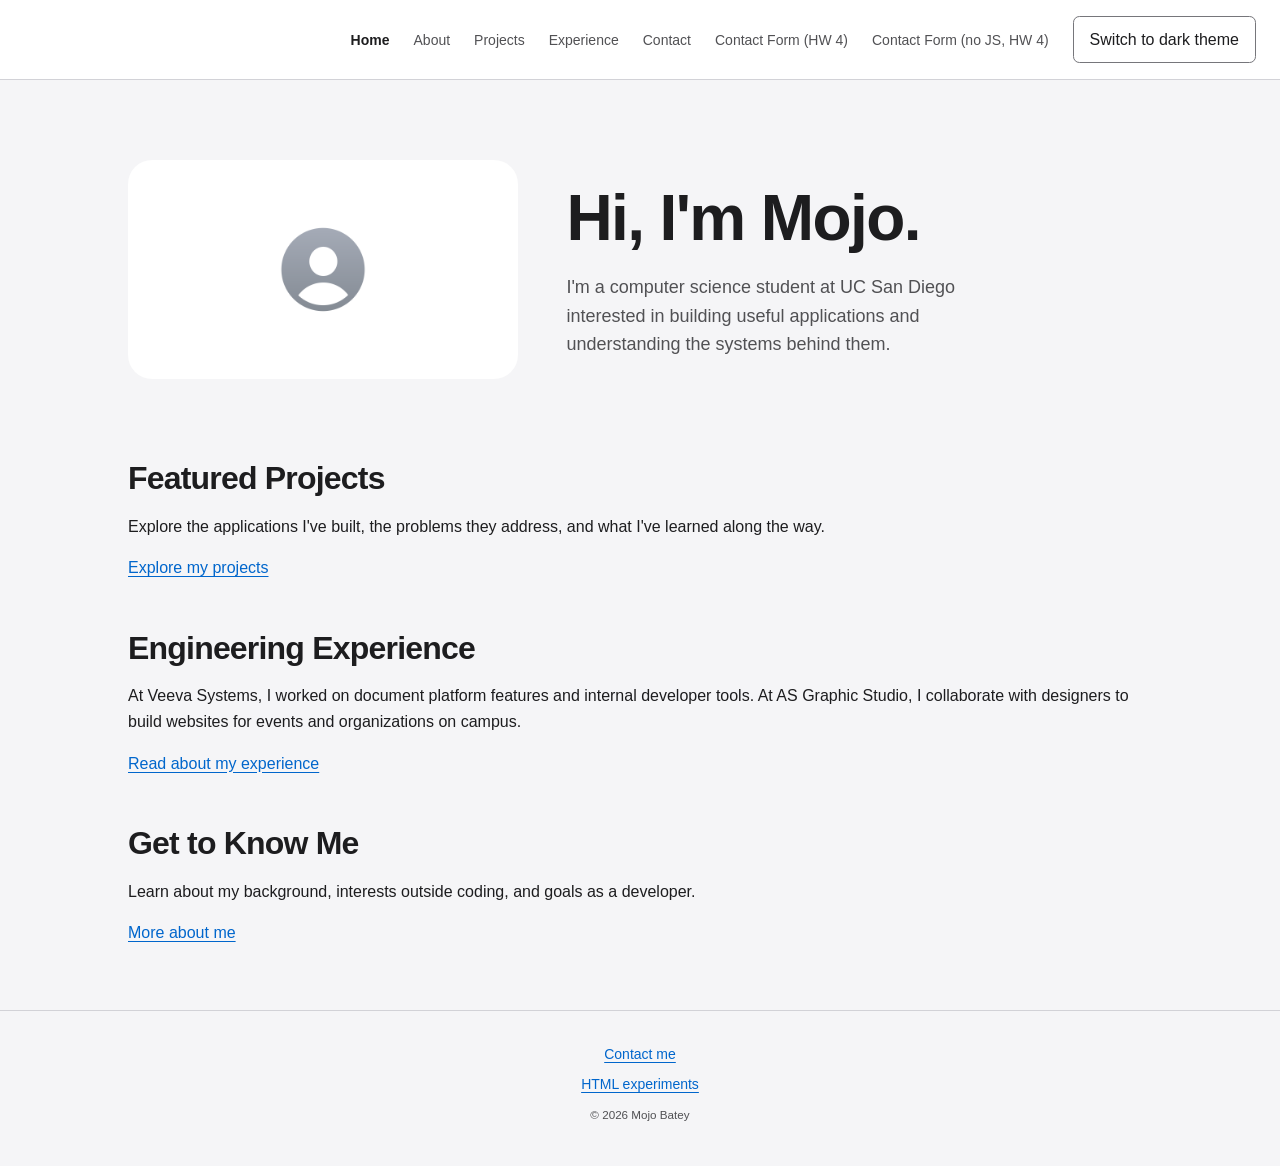
<file: index.html>
<!DOCTYPE html>
<html lang="en">
<head>
  <meta charset="UTF-8">
  <meta name="viewport" content="width=device-width, initial-scale=1.0">
  <meta name="description"
        content="Mojo Batey's software engineering portfolio, featuring experience, projects, and interests.">
  <title>Home | Mojo Batey</title>
  <link rel="stylesheet" href="styles.css">
  <link rel="icon" href="assets/favicon.png" type="image/png">
  <script src="theme.js" defer></script>
</head>
<body>
  <header>

    <nav aria-label="Main navigation">
      <ul>
        <li><a href="index.html" aria-current="page">Home</a></li>
        <li><a href="about.html">About</a></li>
        <li><a href="projects.html">Projects</a></li>
        <li><a href="experience.html">Experience</a></li>
        <li><a href="contact.html">Contact</a></li>
        <li><a href="form-with-js.html">Contact Form (HW 4)</a></li>
        <li><a href="form-no-js.html">Contact Form (no JS, HW 4)</a></li>
        <li id="theme-control" hidden>
          <button type="button" id="theme-toggle">Switch to dark theme</button>
        </li>
      </ul>
    </nav>
  </header>

  <main>
    <section class="home-intro" aria-labelledby="intro-title">
      <img
        class="profile-photo"
        src="assets/profile.png"
        width="320" height="180"
        alt="Mojo Batey"
      >
  
      <h1 id="intro-title">Hi, I'm Mojo.</h1>
  
      <p>
        I'm a computer science student at UC San Diego interested in
        building useful applications and understanding the systems
        behind them.
      </p>
    </section>

    <section>
      <h2>Featured Projects</h2>
      <p>
        Explore the applications I've built, the problems they address,
        and what I've learned along the way.
      </p>
      <p><a href="projects.html">Explore my projects</a></p>
    </section>

    <section>
      <h2>Engineering Experience</h2>
      <p>
        At Veeva Systems, I worked on document platform features and
        internal developer tools. At AS Graphic Studio, I collaborate
        with designers to build websites for events and organizations on 
        campus.
      </p>
      <p><a href="experience.html">Read about my experience</a></p>
    </section>

    <section>
      <h2>Get to Know Me</h2>
      <p>
        Learn about my background, interests outside coding,
        and goals as a developer.
      </p>
      <p><a href="about.html">More about me</a></p>
    </section>
  </main>

  <footer>
    <p><a href="contact.html">Contact me</a></p>
    <p><a href="experiments.html">HTML experiments</a></p>
    <p><small>&copy; 2026 Mojo Batey</small></p>
  </footer>
</body>
</html>
</file>
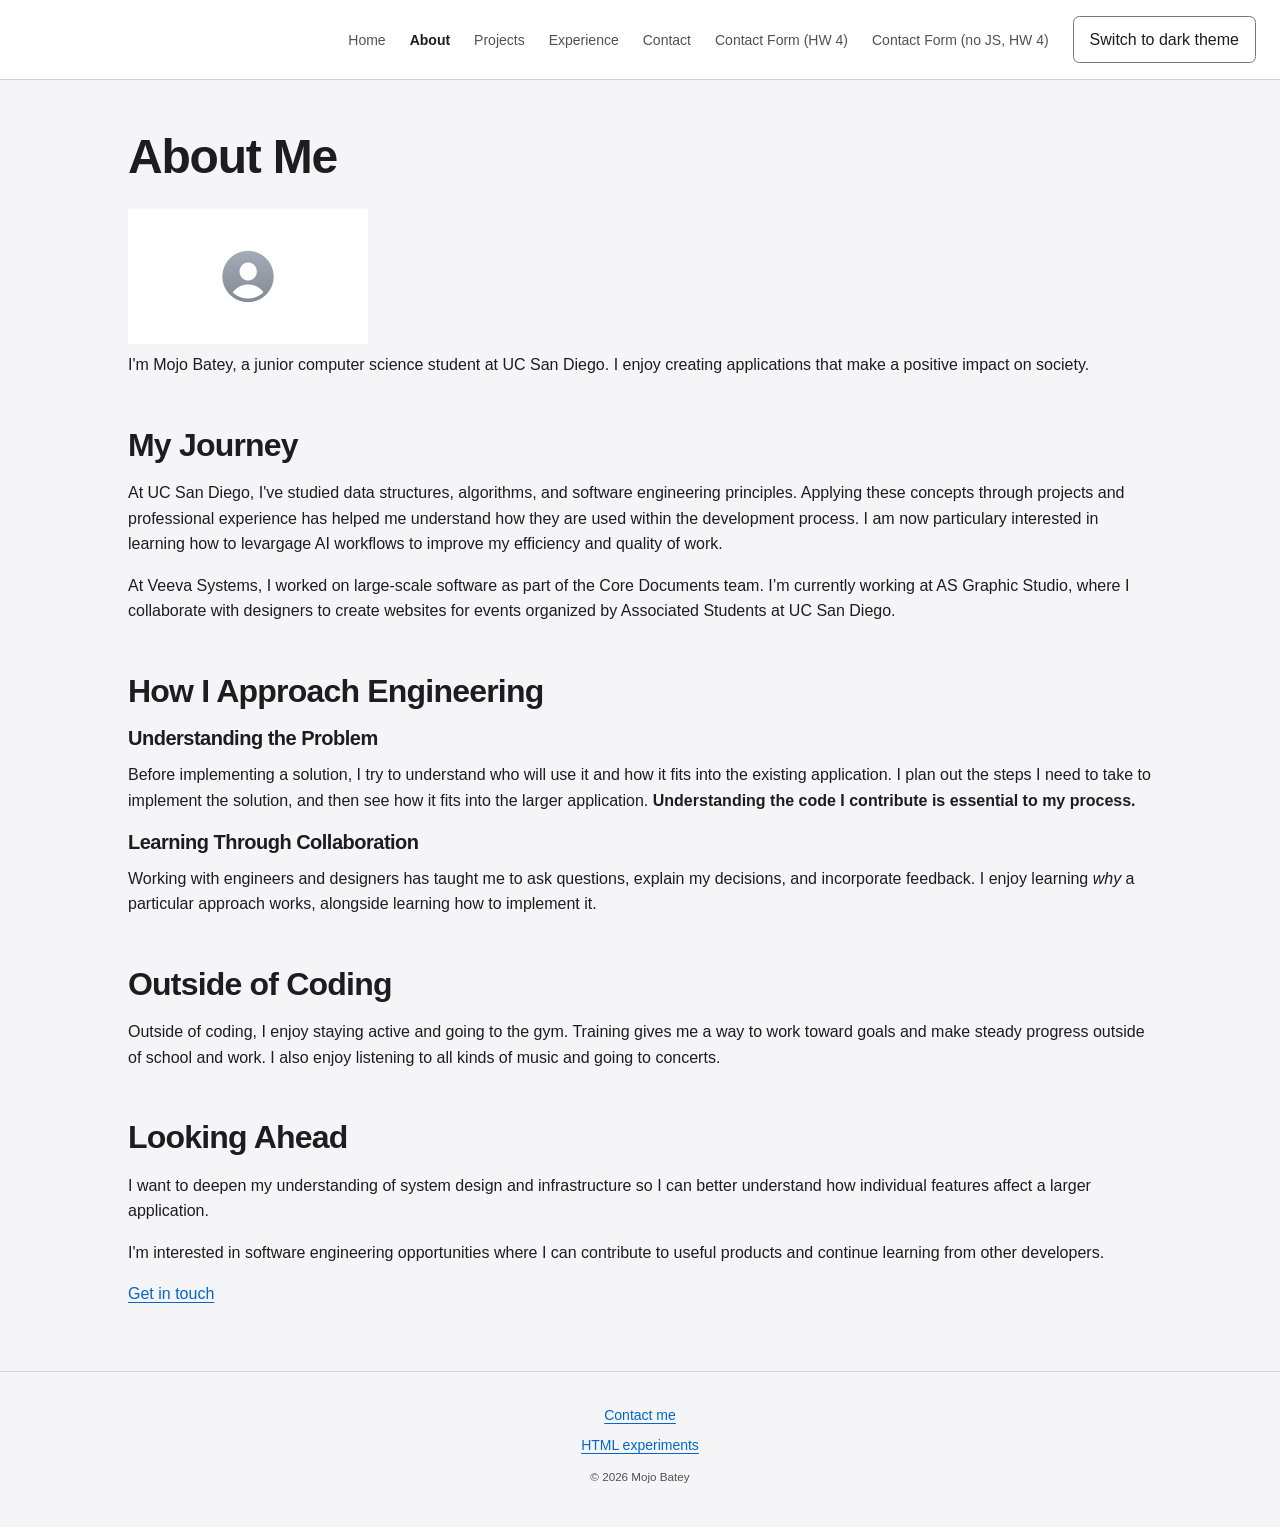
<file: about.html>
<!DOCTYPE html>
<html lang="en">
<head>
  <meta charset="UTF-8">
  <meta name="viewport" content="width=device-width, initial-scale=1.0">
  <meta name="description"
        content="Learn about Mojo Batey's background, engineering interests, and goals.">
  <title>About | Mojo Batey</title>
  <link rel="stylesheet" href="styles.css">
  <link rel="icon" href="assets/favicon.png" type="image/png">
  <script src="theme.js" defer></script>
</head>
<body>
  <header>
    <nav aria-label="Main navigation">
      <ul>
        <li><a href="index.html">Home</a></li>
        <li><a href="about.html" aria-current="page">About</a></li>
        <li><a href="projects.html">Projects</a></li>
        <li><a href="experience.html">Experience</a></li>
        <li><a href="contact.html">Contact</a></li>
        <li><a href="form-with-js.html">Contact Form (HW 4)</a></li>
        <li><a href="form-no-js.html">Contact Form (no JS, HW 4)</a></li>
        <li id="theme-control" hidden>
          <button type="button" id="theme-toggle">Switch to dark theme</button>
        </li>
      </ul>
    </nav>
  </header>

  <main>
    <h1>About Me</h1>

    <picture>
        <img src="assets/profile.png"
                alt="Mojo Batey"
                width="240">
    </picture>

    <p>
      I'm Mojo Batey, a junior computer science student at UC San 
      Diego. I enjoy creating applications that make a positive impact 
      on society.
    </p>

    <section>
      <h2>My Journey</h2>
      <p>
        At UC San Diego, I've studied data structures, algorithms,
        and software engineering principles. Applying these concepts
        through projects and professional experience has helped me
        understand how they are used within the development process.
        I am now particulary interested in learning how to levargage
        AI workflows to improve my efficiency and quality of work.
      </p>
      <p>
        At Veeva Systems, I worked on large-scale software as part of 
        the Core Documents team. I’m currently working at AS Graphic 
        Studio, where I collaborate with designers to create websites 
        for events organized by Associated Students at UC San Diego.
      </p>
    </section>

    <section>
      <h2>How I Approach Engineering</h2>

      <h3>Understanding the Problem</h3>
      <p>
        Before implementing a solution, I try to understand who
        will use it and how it fits into the existing application.
        I plan out the steps I need to take to implement the solution,
        and then see how it fits into the larger application.
        <strong>
          Understanding the code I contribute is essential to my process.
        </strong>
      </p>

      <h3>Learning Through Collaboration</h3>
      <p>
        Working with engineers and designers has taught me to ask
        questions, explain my decisions, and incorporate feedback.
        I enjoy learning <em>why</em> a particular approach works,
        alongside learning how to implement it.
      </p>
    </section>

    <section>
      <h2>Outside of Coding</h2>
      <p>
        Outside of coding, I enjoy staying active and going to the gym.
        Training gives me a way to work toward goals and make
        steady progress outside of school and work. I also enjoy
        listening to all kinds of music and going to concerts.
      </p>
    </section>

    <section>
      <h2>Looking Ahead</h2>
      <p>
        I want to deepen my understanding of system design and
        infrastructure so I can better understand how individual
        features affect a larger application.
      </p>
      <p>
        I'm interested in software engineering opportunities where
        I can contribute to useful products and continue learning
        from other developers.
      </p>
      <p><a href="contact.html">Get in touch</a></p>
    </section>
  </main>

  <footer>
    <p><a href="contact.html">Contact me</a></p>
    <p><a href="experiments.html">HTML experiments</a></p>
    <p><small>&copy; 2026 Mojo Batey</small></p>
  </footer>
</body>
</html>
</file>
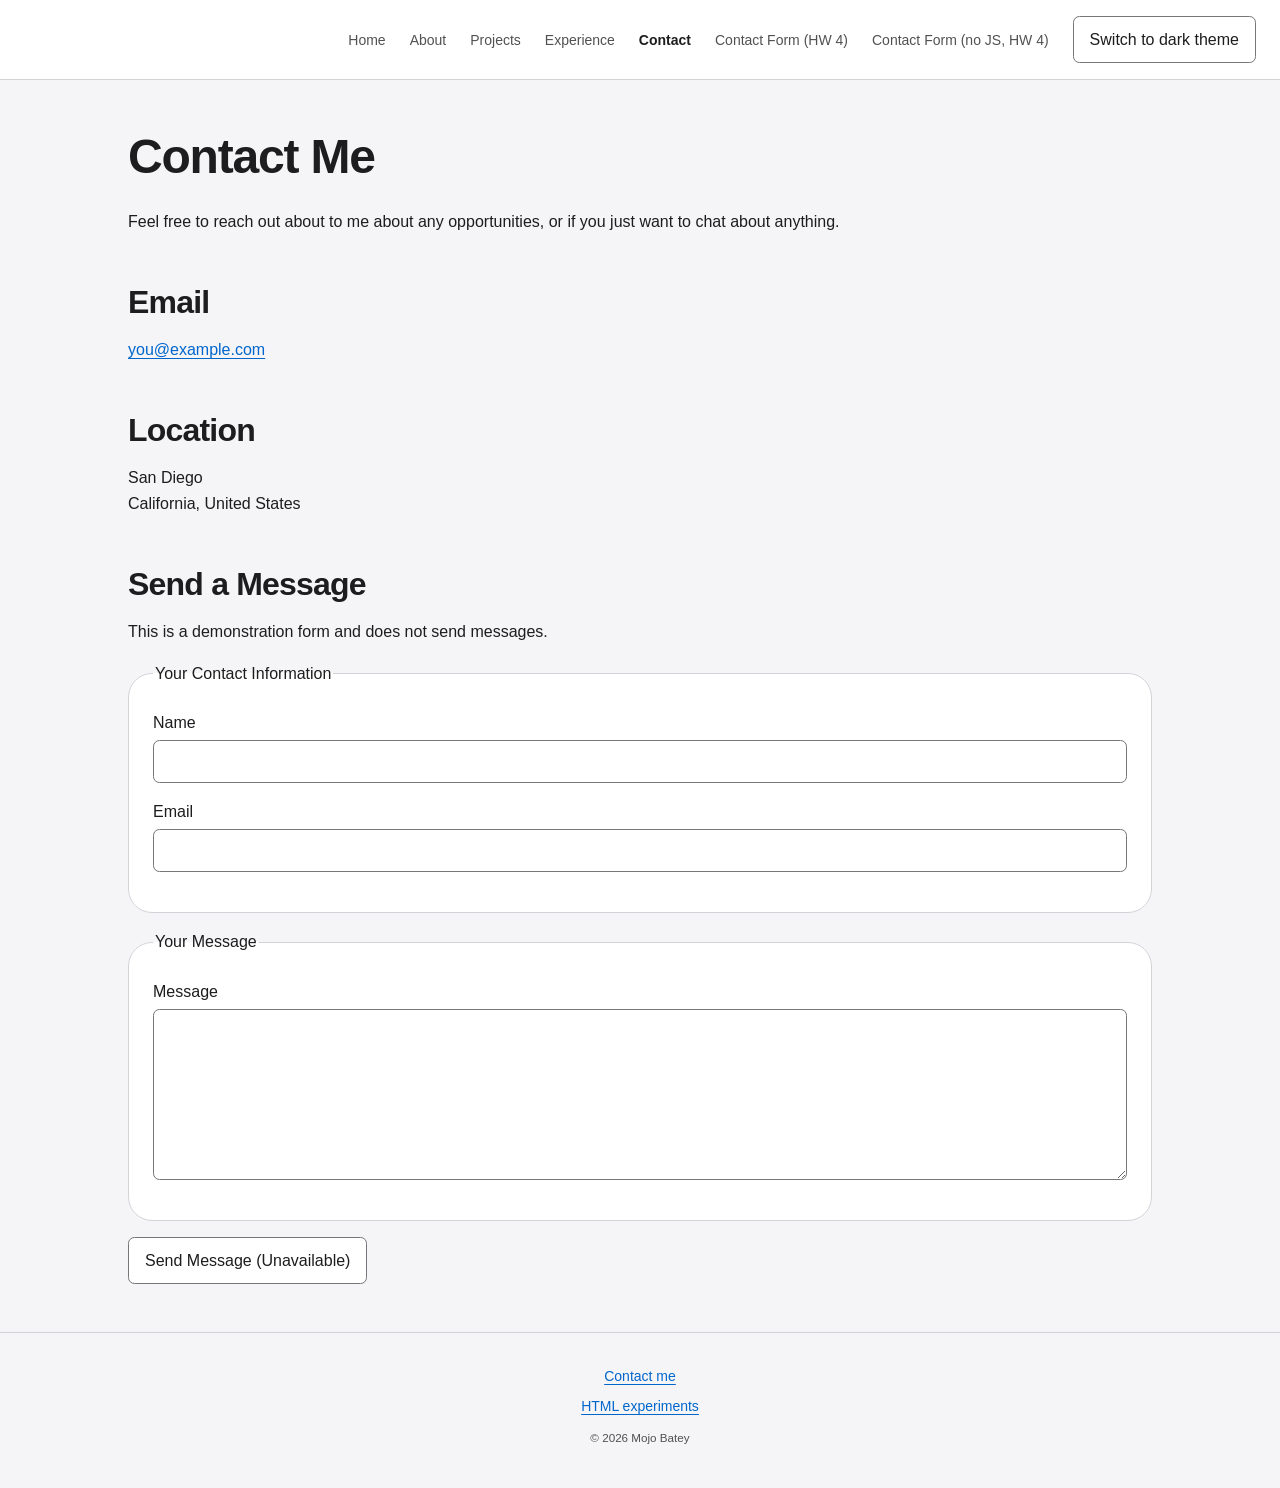
<file: contact.html>
<!DOCTYPE html>
<html lang="en">
<head>
  <meta charset="UTF-8">
  <meta name="viewport" content="width=device-width, initial-scale=1.0">
  <meta name="description"
        content="Contact Mojo Batey about software engineering opportunities and project collaborations.">
  <title>Contact | Mojo Batey</title>
  <link rel="stylesheet" href="styles.css">
  <link rel="icon" href="assets/favicon.png" type="image/png">
  <script src="theme.js" defer></script>
</head>
<body>
  <header>
    <nav aria-label="Main navigation">
      <ul>
        <li><a href="index.html">Home</a></li>
        <li><a href="about.html">About</a></li>
        <li><a href="projects.html">Projects</a></li>
        <li><a href="experience.html">Experience</a></li>
        <li><a href="contact.html" aria-current="page">Contact</a></li>
        <li><a href="form-with-js.html">Contact Form (HW 4)</a></li>
        <li><a href="form-no-js.html">Contact Form (no JS, HW 4)</a></li>
        <li id="theme-control" hidden>
          <button type="button" id="theme-toggle">Switch to dark theme</button>
        </li>
      </ul>
    </nav>
  </header>

  <main>
    <h1>Contact Me</h1>

    <p>
      Feel free to reach out about to me about any opportunities,
      or if you just want to chat about anything.
    </p>

    <section>
      <h2>Email</h2>
      <p>
        <a href="mailto:you@example.com">you@example.com</a>
      </p>
    </section>
    
    <section>
      <h2>Location</h2>
      <p>
        <span class="location">
          San Diego<br>
          California, United States
        </span>
      </p>
    </section>

    <section>
      <h2>Send a Message</h2>
      <p id="form-note">
        This is a demonstration form and does not send messages.
      </p>

      <form aria-describedby="form-note">
        <fieldset>
          <legend>Your Contact Information</legend>

          <div>
            <label for="name">Name</label>
            <input type="text" id="name" name="name"
                   autocomplete="name">
          </div>

          <div>
            <label for="email">Email</label>
            <input type="email" id="email" name="email"
                   autocomplete="email">
          </div>
        </fieldset>

        <fieldset>
          <legend>Your Message</legend>

          <label for="message">Message</label>
          <textarea id="message" name="message"
                    rows="6" cols="40"></textarea>
        </fieldset>

        <button type="button" disabled>Send Message (Unavailable)</button>
      </form>
    </section>
  </main>

  <footer>
    <p><a href="contact.html" aria-current="page">Contact me</a></p>
    <p><a href="experiments.html">HTML experiments</a></p>
    <p><small>&copy; 2026 Mojo Batey</small></p>
  </footer>
</body>
</html>
</file>
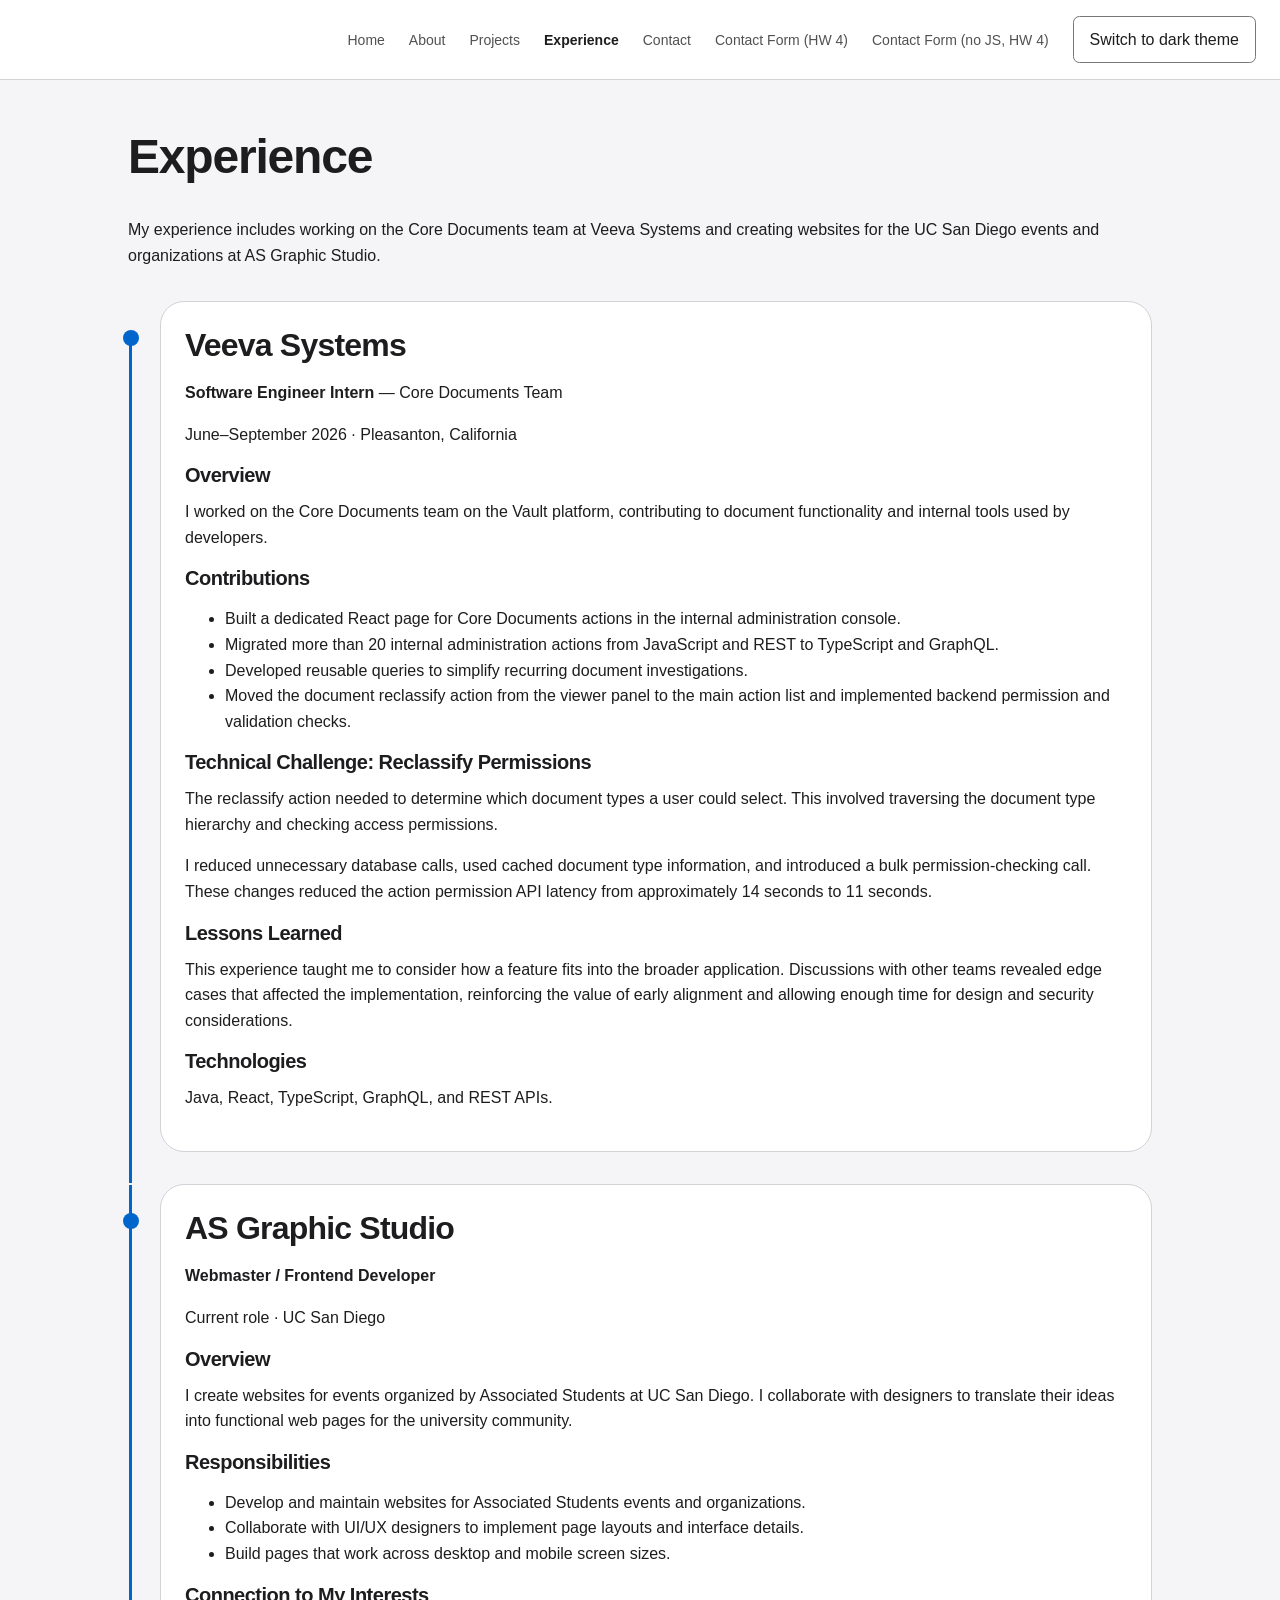
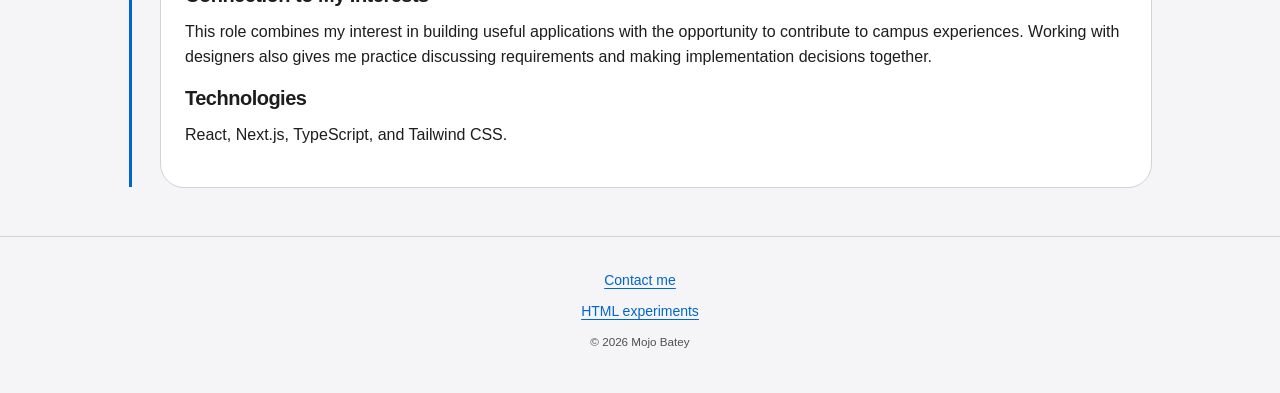
<file: experience.html>
<!DOCTYPE html>
<html lang="en">
<head>
  <meta charset="UTF-8">
  <meta name="viewport" content="width=device-width, initial-scale=1.0">
  <meta name="description"
        content="Mojo Batey's software engineering experience at Veeva Systems and AS Graphic Studio.">
  <title>Experience | Mojo Batey</title>
  <link rel="stylesheet" href="styles.css">
  <link rel="icon" href="assets/favicon.png" type="image/png">
  <script src="theme.js" defer></script>
</head>
<body>
  <header>
    <nav aria-label="Main navigation">
      <ul>
        <li><a href="index.html">Home</a></li>
        <li><a href="about.html">About</a></li>
        <li><a href="projects.html">Projects</a></li>
        <li><a href="experience.html" aria-current="page">Experience</a></li>
        <li><a href="contact.html">Contact</a></li>
        <li><a href="form-with-js.html">Contact Form (HW 4)</a></li>
        <li><a href="form-no-js.html">Contact Form (no JS, HW 4)</a></li>
        <li id="theme-control" hidden>
          <button type="button" id="theme-toggle">Switch to dark theme</button>
        </li>
      </ul>
    </nav>
  </header>

  <main class="experience-page">
    <h1>Experience</h1>

    <p>
      My experience includes working on the Core Documents team
      at Veeva Systems and creating websites for the UC San Diego
      events and organizations at AS Graphic Studio.
    </p>

    <section class="experience-bubble">
      <h2>Veeva Systems</h2>
      <p>
        <strong>Software Engineer Intern</strong>
        — Core Documents Team
      </p>
      <p>June–September 2026 · Pleasanton, California</p>

      <h3>Overview</h3>
      <p>
        I worked on the Core Documents team on the Vault
        platform, contributing to document functionality and
        internal tools used by developers.
      </p>

      <h3>Contributions</h3>
      <ul>
        <li>
          Built a dedicated React page for Core Documents
          actions in the internal administration console.
        </li>
        <li>
          Migrated more than 20 internal administration actions
          from JavaScript and REST to TypeScript and GraphQL.
        </li>
        <li>
          Developed reusable queries to simplify recurring
          document investigations.
        </li>
        <li>
          Moved the document reclassify action from the viewer
          panel to the main action list and implemented backend
          permission and validation checks.
        </li>
      </ul>

      <h3>Technical Challenge: Reclassify Permissions</h3>
      <p>
        The reclassify action needed to determine which document
        types a user could select. This involved traversing the
        document type hierarchy and checking access permissions.
      </p>
      <p>
        I reduced unnecessary database calls, used cached document
        type information, and introduced a bulk permission-checking
        call. These changes reduced the action permission API
        latency from approximately 14 seconds to 11 seconds.
      </p>

      <h3>Lessons Learned</h3>
      <p>
        This experience taught me to consider how a feature fits
        into the broader application. Discussions with other teams
        revealed edge cases that affected the implementation,
        reinforcing the value of early alignment and allowing
        enough time for design and security considerations.
      </p>

      <h3>Technologies</h3>
      <p>Java, React, TypeScript, GraphQL, and REST APIs.</p>
    </section>

    <section class="experience-bubble">
      <h2>AS Graphic Studio</h2>
      <p><strong>Webmaster / Frontend Developer</strong></p>
      <p>Current role · UC San Diego</p>

      <h3>Overview</h3>
      <p>
        I create websites for events organized by Associated
        Students at UC San Diego. I collaborate with designers
        to translate their ideas into functional web pages
        for the university community.
      </p>

      <h3>Responsibilities</h3>
      <ul>
        <li>
          Develop and maintain websites for Associated Students
          events and organizations.
        </li>
        <li>
          Collaborate with UI/UX designers to implement
          page layouts and interface details.
        </li>
        <li>
          Build pages that work across desktop and mobile
          screen sizes.
        </li>
      </ul>

      <h3>Connection to My Interests</h3>
      <p>
        This role combines my interest in building useful
        applications with the opportunity to contribute to
        campus experiences. Working with designers also gives
        me practice discussing requirements and making
        implementation decisions together.
      </p>

      <h3>Technologies</h3>
      <p>React, Next.js, TypeScript, and Tailwind CSS.</p>
    </section>
  </main>

  <footer>
    <p><a href="contact.html">Contact me</a></p>
    <p><a href="experiments.html">HTML experiments</a></p>
    <p><small>&copy; 2026 Mojo Batey</small></p>
  </footer>
</body>
</html>
</file>
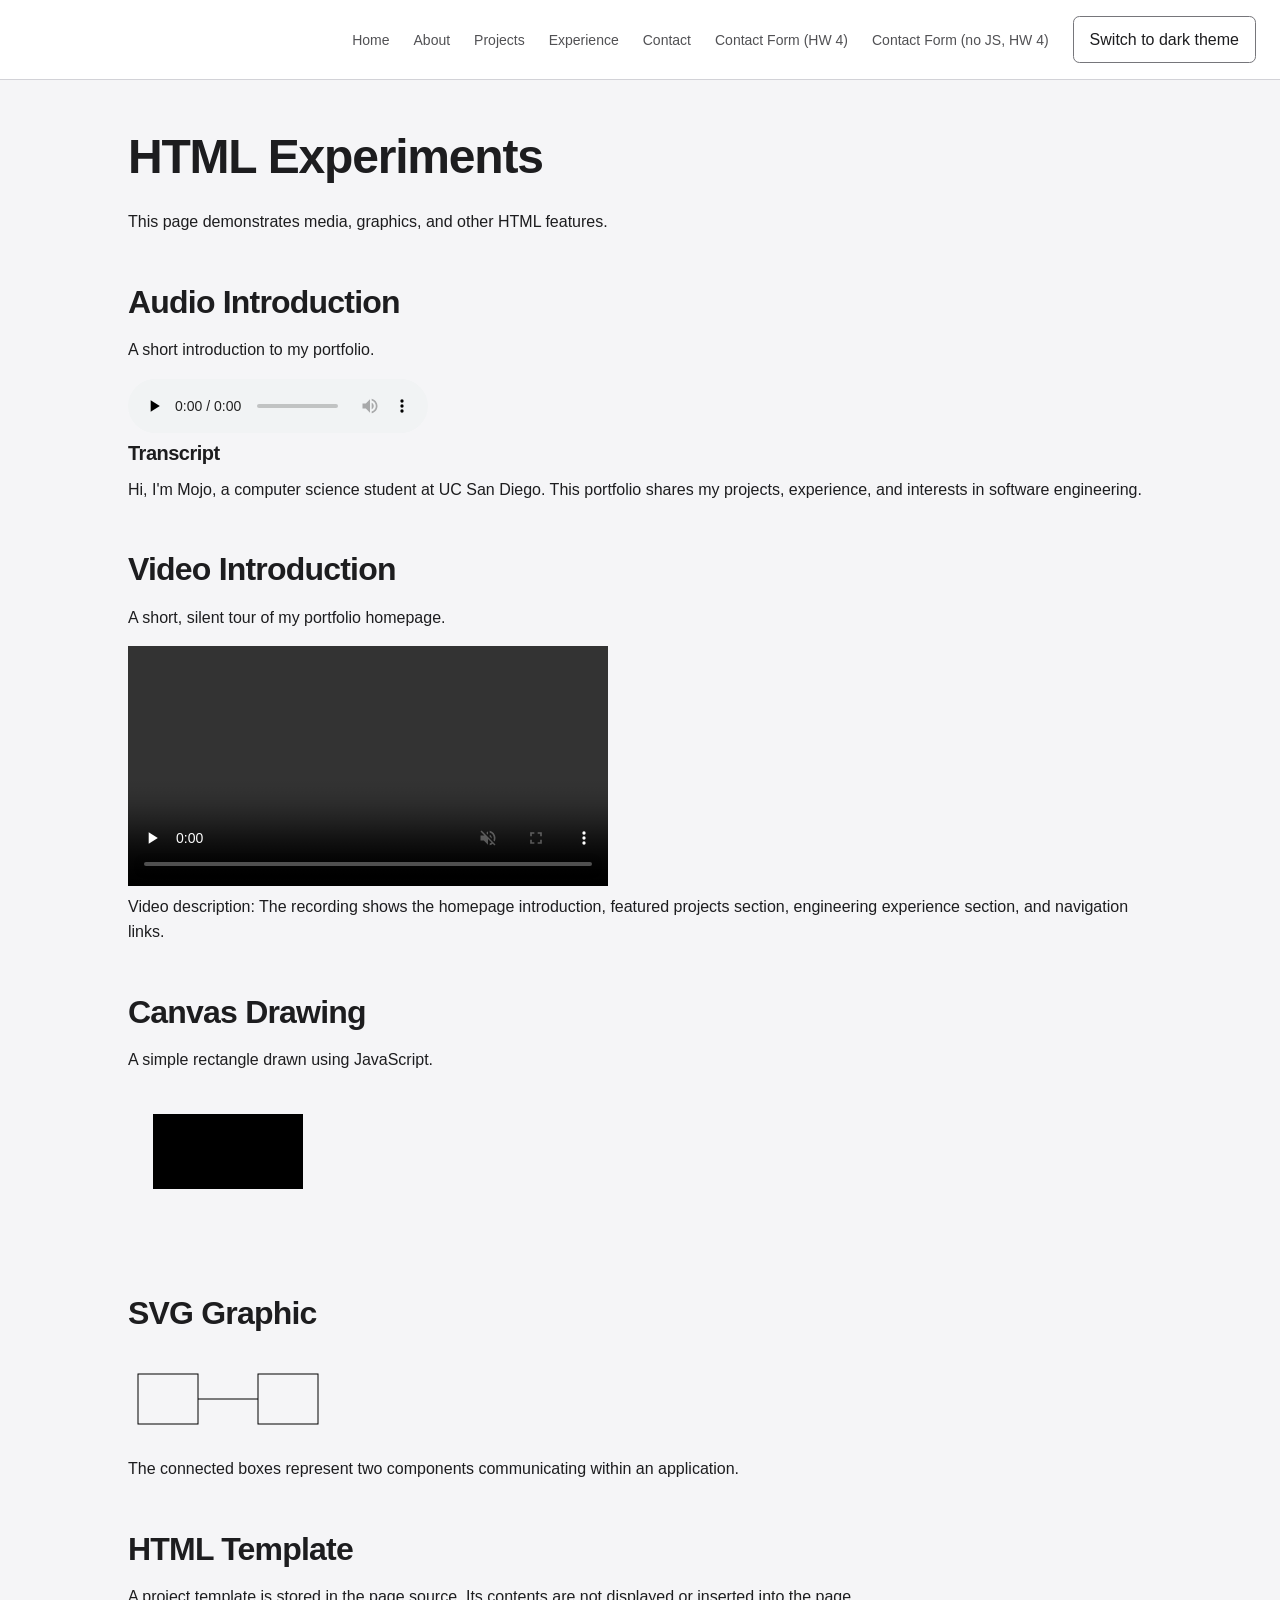
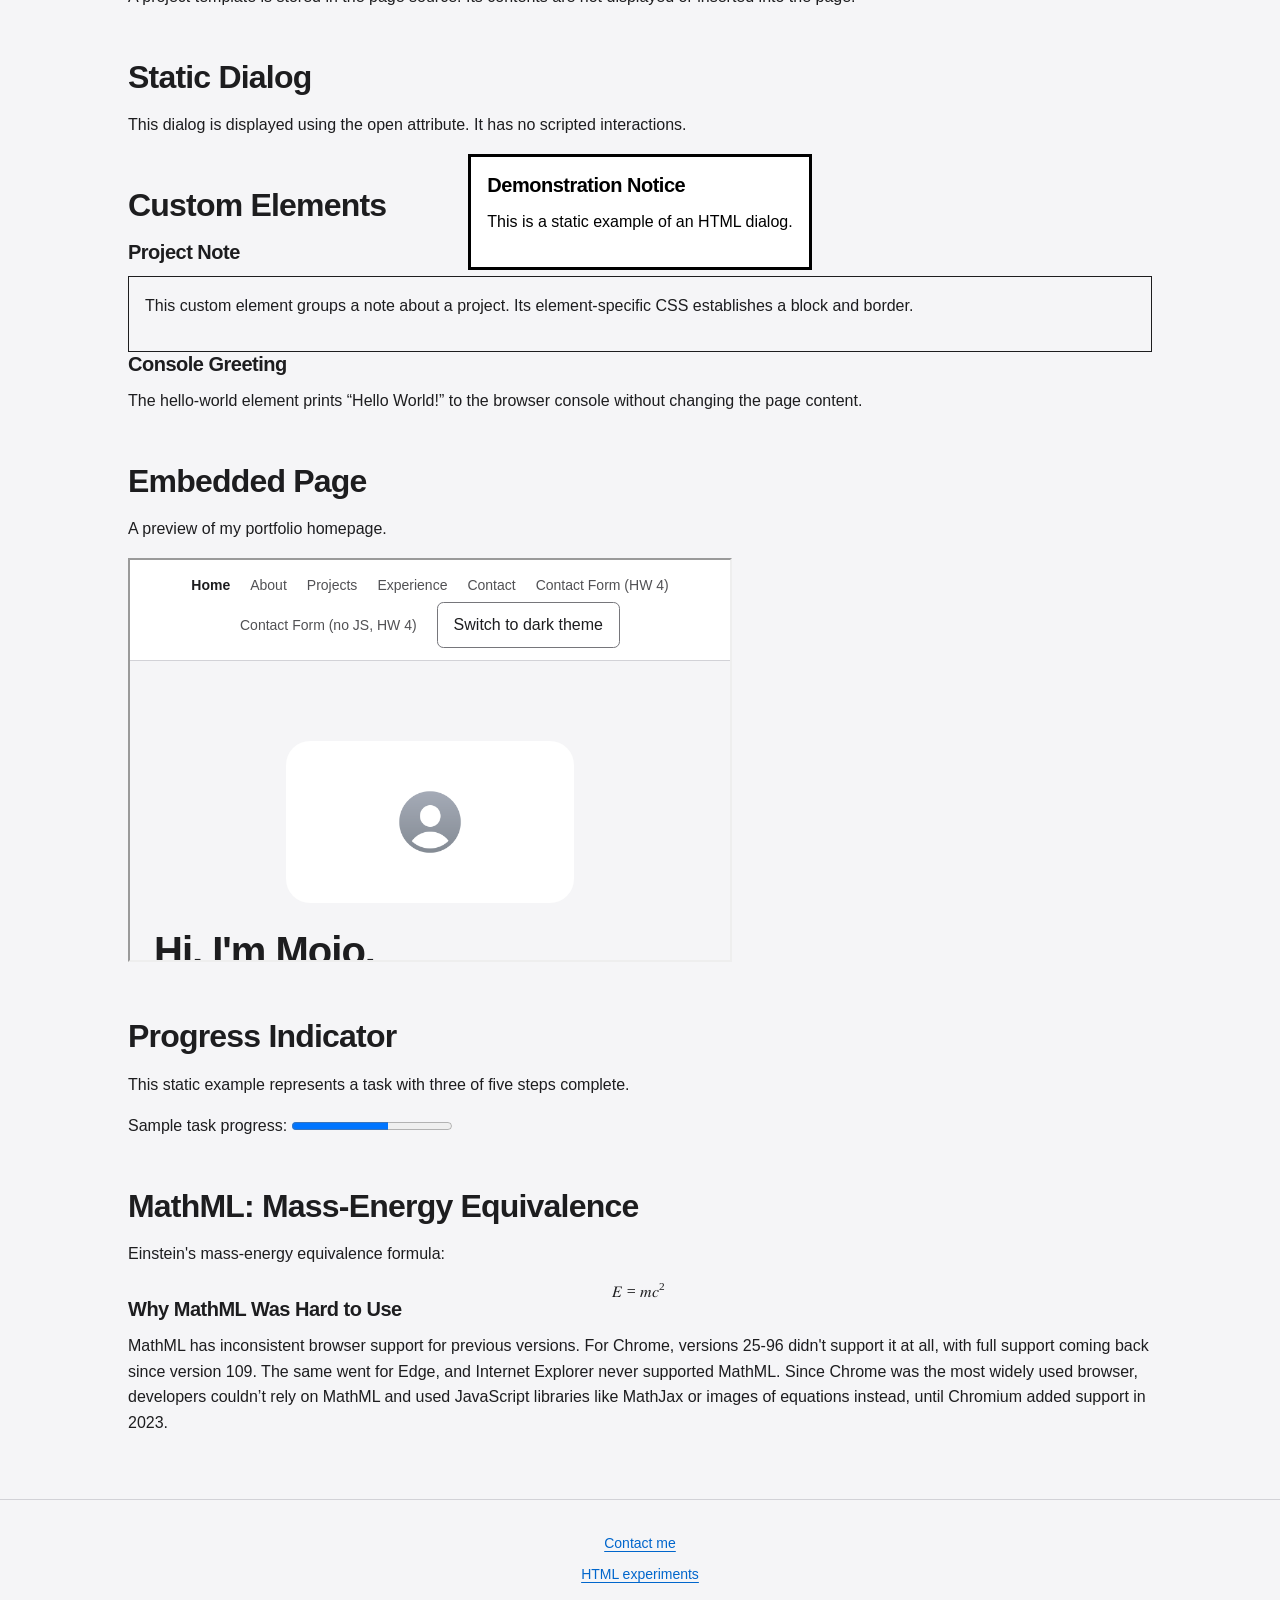
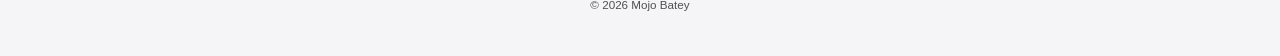
<file: experiments.html>
<!DOCTYPE html>
<html lang="en">
<head>
  <meta charset="UTF-8">
  <meta name="viewport" content="width=device-width, initial-scale=1.0">
  <meta name="description"
        content="Demonstrations of HTML media, graphics, templates, and custom elements.">
  <title>Experiments | Mojo Batey</title>
  <link rel="stylesheet" href="styles.css">
  <link rel="icon" href="assets/favicon.png" type="image/png">
  <script src="theme.js" defer></script>
  <style>
    project-note {
      display: block;
      border: 1px solid;
      padding: 1rem;
    }
  </style>
</head>
<body>
  <header>
    <nav aria-label="Main navigation">
      <ul>
        <li><a href="index.html">Home</a></li>
        <li><a href="about.html">About</a></li>
        <li><a href="projects.html">Projects</a></li>
        <li><a href="experience.html">Experience</a></li>
        <li><a href="contact.html">Contact</a></li>
        <li><a href="form-with-js.html">Contact Form (HW 4)</a></li>
        <li><a href="form-no-js.html">Contact Form (no JS, HW 4)</a></li>
        <li id="theme-control" hidden>
          <button type="button" id="theme-toggle">Switch to dark theme</button>
        </li>
      </ul>
    </nav>
  </header>

  <main>
    <h1>HTML Experiments</h1>
    <p>
      This page demonstrates media, graphics, and other HTML features.
    </p>

    <section>
      <h2>Audio Introduction</h2>
      <p>A short introduction to my portfolio.</p>

      <audio controls preload="none">
        <source src="assets/introduction.mp3" type="audio/mpeg">
        Your browser does not support embedded audio.
      </audio>

      <h3>Transcript</h3>
      <p>
        Hi, I'm Mojo, a computer science student at UC San Diego.
        This portfolio shares my projects, experience, and
        interests in software engineering.
      </p>
    </section>

    <section>
      <h2>Video Introduction</h2>
      <p>A short, silent tour of my portfolio homepage.</p>

      <video controls muted preload="none" width="480">
        <source src="assets/portfolio-tour.mp4" type="video/mp4">
        Your browser does not support embedded video.
      </video>

      <p>
        Video description: The recording shows the homepage
        introduction, featured projects section, engineering
        experience section, and navigation links.
      </p>
    </section>

    <section>
      <h2>Canvas Drawing</h2>
      <p>A simple rectangle drawn using JavaScript.</p>

      <canvas id="drawing" width="300" height="150">
        A solid rectangle.
      </canvas>

      <noscript>
        <p>
          JavaScript is disabled, so the canvas drawing is unavailable.
          The demonstration draws a solid rectangle.
        </p>
      </noscript>
    </section>

    <section>
      <h2>SVG Graphic</h2>
      <svg xmlns="http://www.w3.org/2000/svg"
           viewBox="0 0 200 100" width="200" height="100"
           role="img" aria-labelledby="svg-title">
        <title id="svg-title">Two connected application components</title>
        <rect x="10" y="25" width="60" height="50"
              fill="none" stroke="black"></rect>
        <line x1="70" y1="50" x2="130" y2="50"
              stroke="black"></line>
        <rect x="130" y="25" width="60" height="50"
              fill="none" stroke="black"></rect>
      </svg>
      <p>
        The connected boxes represent two components communicating
        within an application.
      </p>
    </section>

    <section>
      <h2>HTML Template</h2>
      <p>
        A project template is stored in the page source.
        Its contents are not displayed or inserted into the page.
      </p>

      <template id="project-template">
        <article>
          <h3>Project Name</h3>
          <p>Project description.</p>
        </article>
      </template>
    </section>

    <section>
      <h2>Static Dialog</h2>
      <p>
        This dialog is displayed using the open attribute.
        It has no scripted interactions.
      </p>

      <dialog open aria-labelledby="dialog-title">
        <h3 id="dialog-title">Demonstration Notice</h3>
        <p>This is a static example of an HTML dialog.</p>
      </dialog>
    </section>

    <section>
      <h2>Custom Elements</h2>

      <h3>Project Note</h3>
      <project-note>
        <p>
          This custom element groups a note about a project.
          Its element-specific CSS establishes a block and border.
        </p>
      </project-note>

      <h3>Console Greeting</h3>
      <p>
        The hello-world element prints “Hello World!” to the browser
        console without changing the page content.
      </p>
      <hello-world></hello-world>
    </section>

    <section>
        <h2>Embedded Page</h2>
        <p>A preview of my portfolio homepage.</p>
        <iframe src="index.html"
                title="Portfolio homepage preview"
                width="600"
                height="400"></iframe>
      </section>
      
      <section>
        <h2>Progress Indicator</h2>
        <p>This static example represents a task with three of five steps complete.</p>
        <label for="sample-progress">Sample task progress:</label>
        <progress id="sample-progress" value="3" max="5">60%</progress>
      </section>

      <section>
        <h2>MathML: Mass-Energy Equivalence</h2>
        <p>Einstein's mass-energy equivalence formula:</p>
      
        <math display="block">
          <mi>E</mi>
          <mo>=</mo>
          <mi>m</mi>
          <msup>
            <mi>c</mi>
            <mn>2</mn>
          </msup>
        </math>
      
        <h3>Why MathML Was Hard to Use</h3>
        <p>
          MathML has inconsistent browser support for previous versions. For
          Chrome, versions 25-96 didn't support it at all, with full support
          coming back since version 109. The same went for Edge, and Internet
          Explorer never supported MathML. Since Chrome was the most widely 
          used browser, developers couldn’t rely on MathML and used JavaScript 
          libraries like MathJax or images of equations instead,
          until Chromium added support in 2023.
        </p>
      </section>
  </main>

  <footer>
    <p><a href="contact.html">Contact me</a></p>
    <p>
      <a href="experiments.html" aria-current="page">HTML experiments</a>
    </p>
    <p><small>&copy; 2026 Mojo Batey</small></p>
  </footer>

  <script>
    const canvas = document.getElementById("drawing");
    const context = canvas.getContext("2d");
    context.fillRect(25, 25, 150, 75);
  </script>

  <script>
    customElements.define(
      "hello-world",
      class extends HTMLElement {
        connectedCallback() {
          console.log("Hello World!");
        }
      }
    );
  </script>
</body>
</html>
</file>
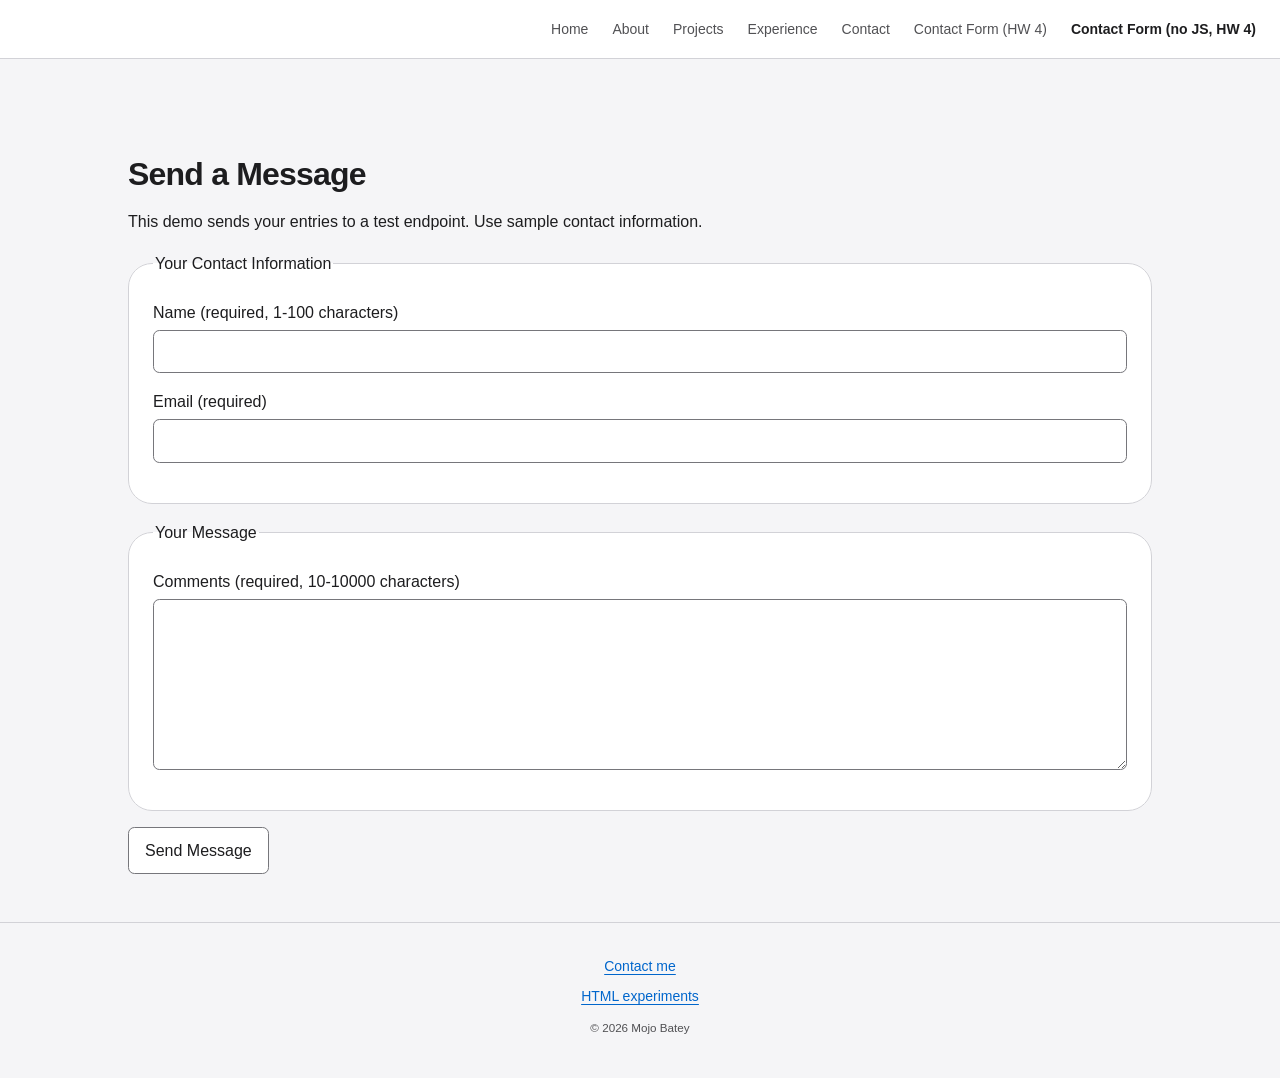
<file: form-no-js.html>
<!DOCTYPE html>
<html lang="en">
<head>
  <meta charset="UTF-8">
  <meta name="viewport" content="width=device-width, initial-scale=1.0">
  <meta name="description"
        content="Contact Mojo Batey about software engineering opportunities and project collaborations.">
  <title>Contact | Mojo Batey</title>
  <link rel="stylesheet" href="styles.css">
  <link rel="icon" href="assets/favicon.png" type="image/png">
</head>
<body>
  <header>
    <nav aria-label="Main navigation">
      <ul>
        <li><a href="index.html">Home</a></li>
        <li><a href="about.html">About</a></li>
        <li><a href="projects.html">Projects</a></li>
        <li><a href="experience.html">Experience</a></li>
        <li><a href="contact.html">Contact</a></li>
        <li><a href="form-with-js.html">Contact Form (HW 4)</a></li>
        <li><a href="form-no-js.html" aria-current="page">Contact Form (no JS, HW 4)</a></li>
      </ul>
    </nav>
  </header>

  <main>
    <section>
        <h2>Send a Message</h2>
        <p id="form-note">
          This demo sends your entries to a test endpoint. Use sample contact
          information.
        </p>
      
        <form class="contact-form"
              action="https://httpbin.org/post"
              method="post"
              aria-describedby="form-note">
          <fieldset>
            <legend>Your Contact Information</legend>
      
            <label for="name">Name (required, 1-100 characters)</label>
            <input type="text" id="name" name="name" autocomplete="name"
                minlength="1" maxlength="100" required>
      
            <label for="email">Email (required)</label>
            <input type="email" id="email" name="email" autocomplete="email" required>
          </fieldset>
      
          <fieldset>
            <legend>Your Message</legend>
      
            <label for="comments">Comments (required, 10-10000 characters)</label>
            <textarea id="comments" name="comments" rows="6"
                minlength="10" maxlength="10000" required></textarea>
          </fieldset>
      
          <input type="hidden" name="possible_bot" value="true">
      
          <button type="submit">Send Message</button>
        </form>
      </section>
  </main>

  <footer>
    <p><a href="contact.html" aria-current="page">Contact me</a></p>
    <p><a href="experiments.html">HTML experiments</a></p>
    <p><small>&copy; 2026 Mojo Batey</small></p>
  </footer>
</body>
</html>
</file>
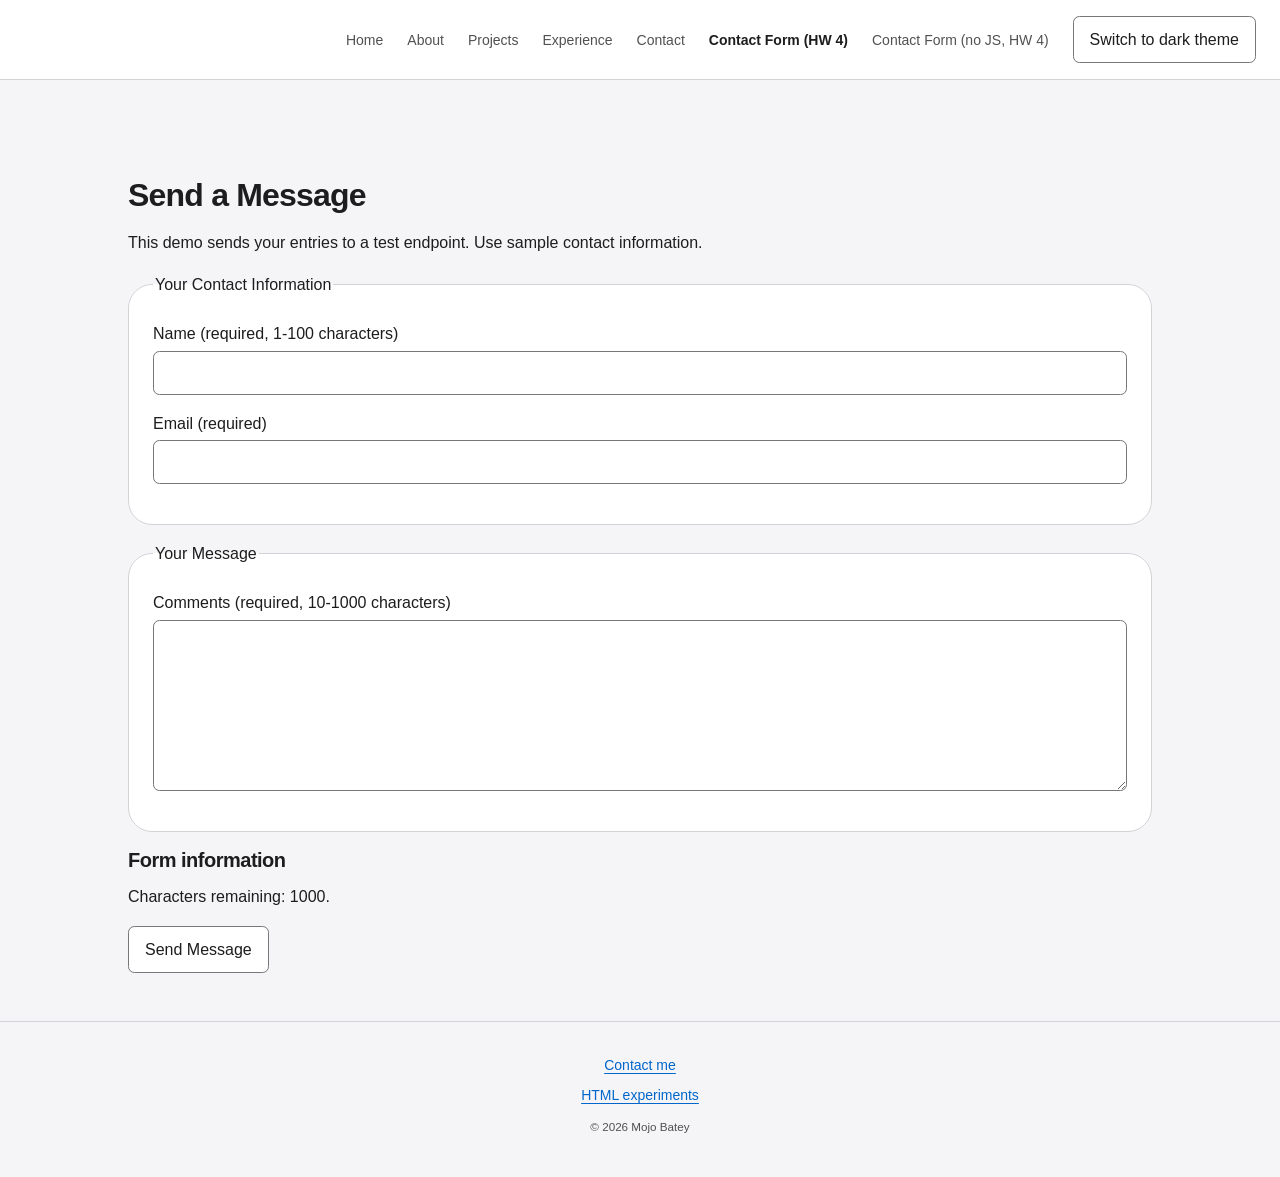
<file: form-with-js.html>
<!DOCTYPE html>
<html lang="en">
<head>
  <meta charset="UTF-8">
  <meta name="viewport" content="width=device-width, initial-scale=1.0">
  <meta name="description"
        content="Contact Mojo Batey about software engineering opportunities and project collaborations.">
  <title>Contact | Mojo Batey</title>
  <link rel="stylesheet" href="styles.css">
  <link rel="icon" href="assets/favicon.png" type="image/png">
  <script src="form.js" defer></script>
  <script src="theme.js" defer></script>
</head>
<body>
  <header>
    <nav aria-label="Main navigation">
      <ul>
        <li><a href="index.html">Home</a></li>
        <li><a href="about.html">About</a></li>
        <li><a href="projects.html">Projects</a></li>
        <li><a href="experience.html">Experience</a></li>
        <li><a href="contact.html">Contact</a></li>
        <li><a href="form-with-js.html" aria-current="page">Contact Form (HW 4)</a></li>
        <li><a href="form-no-js.html">Contact Form (no JS, HW 4)</a></li>
        <li id="theme-control" hidden>
            <button type="button" id="theme-toggle">Switch to dark theme</button>
        </li>
      </ul>
    </nav>
  </header>

  <main>
    <section>
        <h2>Send a Message</h2>
        <p id="form-note">
          This demo sends your entries to a test endpoint. Use sample contact
          information.
        </p>
      
        <form class="contact-form"
              action="https://httpbin.org/post"
              method="post"
              aria-describedby="form-note">
            <fieldset>
                <legend>Your Contact Information</legend>
        
                <label for="name">Name (required, 1-100 characters)</label>
                <input type="text" id="name" name="name" autocomplete="name"
                    minlength="1" maxlength="100" required
                    aria-describedby="name-error">
        
                <label for="email">Email (required)</label>
                <input type="email" id="email" name="email" autocomplete="email" required
                    aria-describedby="email-error">
            </fieldset>
      
            <fieldset>
                <legend>Your Message</legend>
        
                <label for="comments">Comments (required, 10-1000 characters)</label>
                <textarea id="comments" name="comments" rows="6"
                    minlength="10" maxlength="1000" required
                    aria-describedby="comments-error"></textarea>
            </fieldset>
      
            <input type="hidden" name="possible_bot" value="true">
            <input type="hidden" name="form-errors" disabled>

            <section id="form-errors" aria-labelledby="form-errors-heading" hidden>
                <h3 id="form-errors-heading">Form errors</h3>
                <section aria-label="Field errors" aria-live="polite">
                    <p id="name-error" hidden></p>
                    <p id="email-error" hidden></p>
                    <p id="comments-error" hidden></p>
                </section>
            </section>
        
            <section id="form-info" aria-labelledby="form-info-heading" hidden>
                <h3 id="form-info-heading">Form information</h3>
                <p id="comments-count"></p>
            </section>
      
            <button type="submit">Send Message</button>
        </form>
    </section>
  </main>

  <footer>
    <p><a href="contact.html" aria-current="page">Contact me</a></p>
    <p><a href="experiments.html">HTML experiments</a></p>
    <p><small>&copy; 2026 Mojo Batey</small></p>
  </footer>
</body>
</html>
</file>
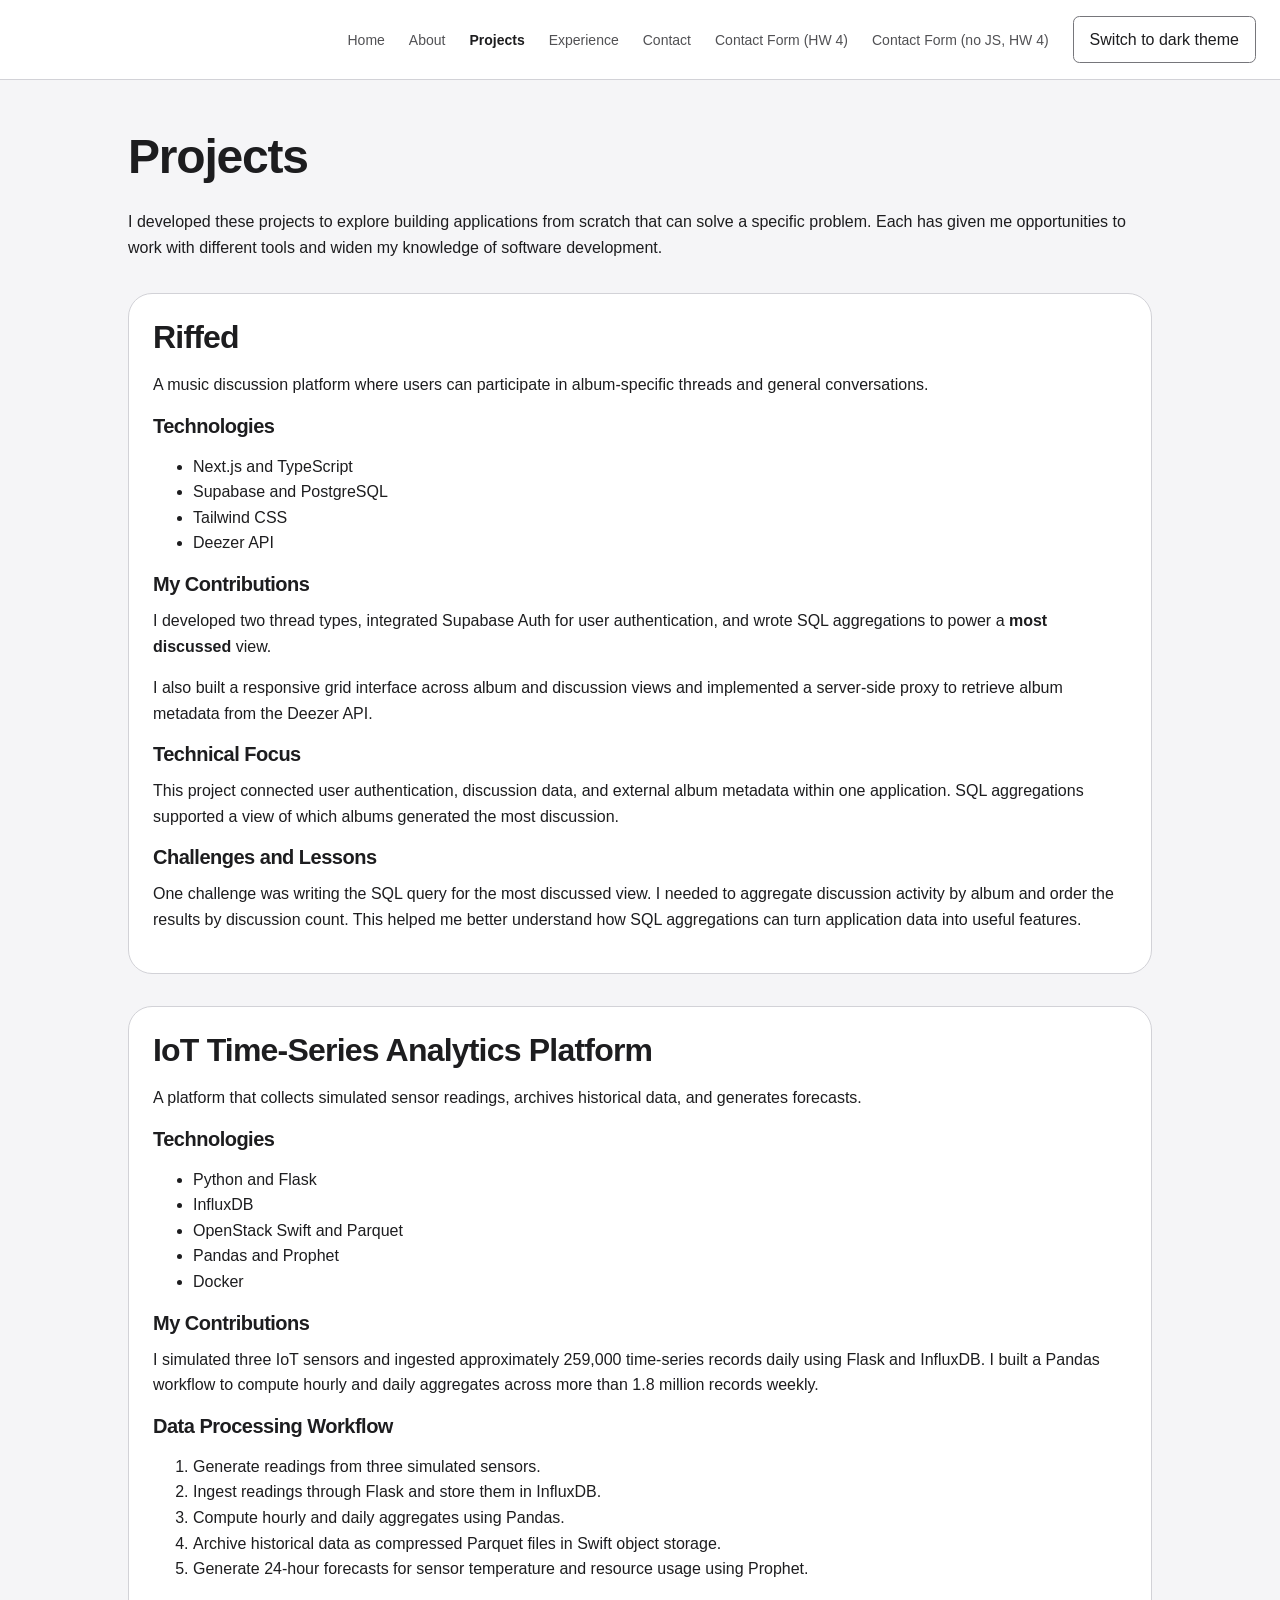
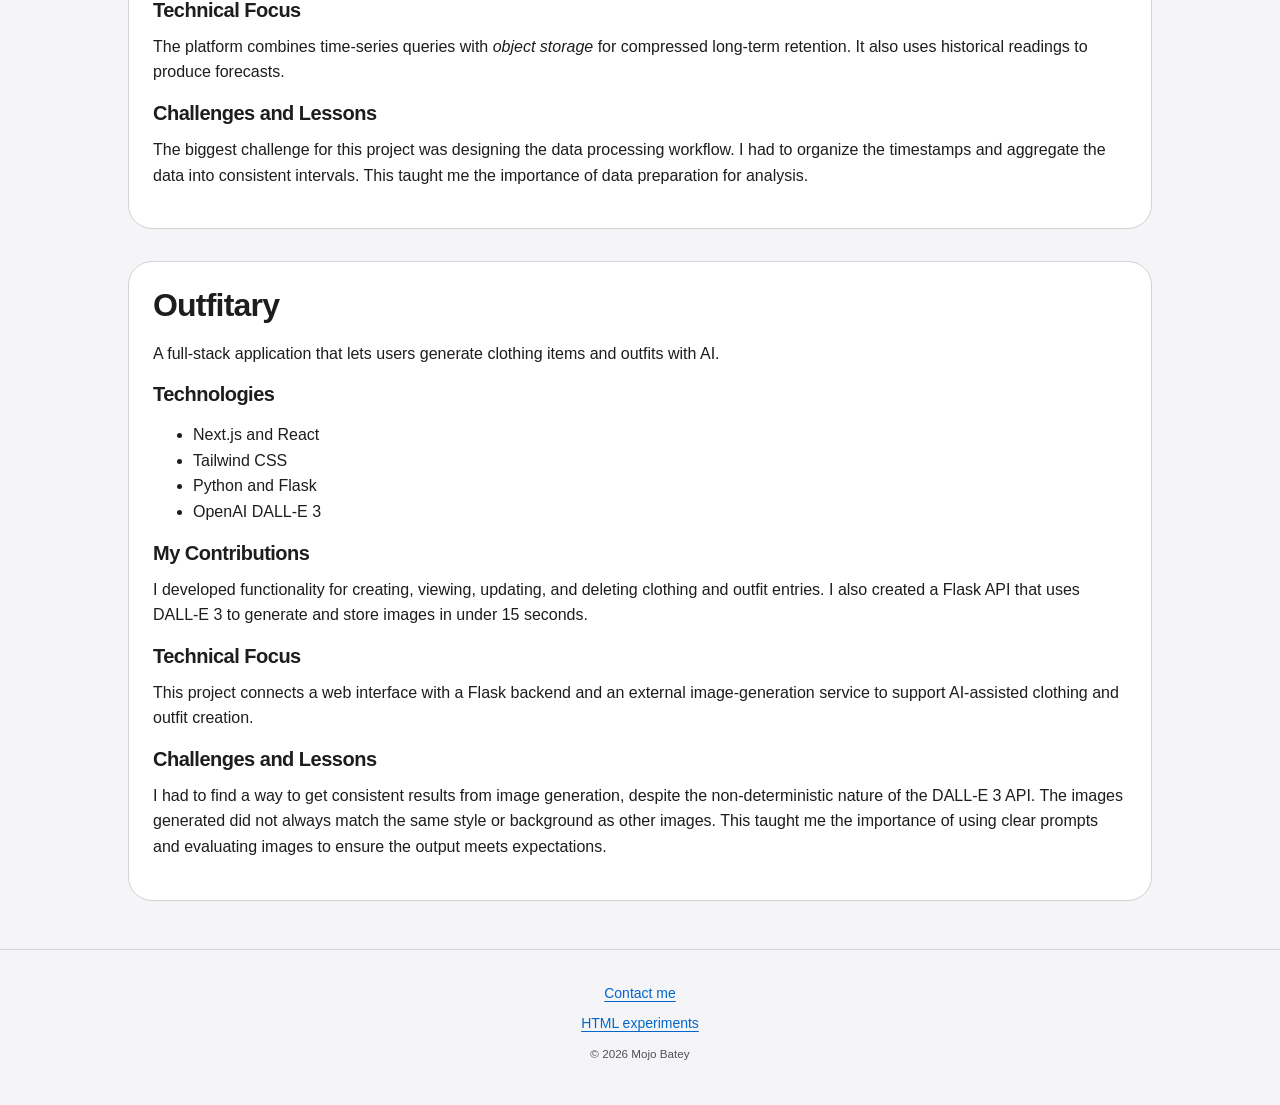
<file: projects.html>
<!DOCTYPE html>
<html lang="en">
<head>
  <meta charset="UTF-8">
  <meta name="viewport" content="width=device-width, initial-scale=1.0">
  <meta name="description"
        content="Explore Mojo Batey's software projects: Riffed, an IoT analytics platform, and Outfitary.">
  <title>Projects | Mojo Batey</title>
  <link rel="stylesheet" href="styles.css">
  <link rel="icon" href="assets/favicon.png" type="image/png">
  <script src="theme.js" defer></script>
</head>
<body>
  <header>
    <nav aria-label="Main navigation">
      <ul>
        <li><a href="index.html">Home</a></li>
        <li><a href="about.html">About</a></li>
        <li><a href="projects.html" aria-current="page">Projects</a></li>
        <li><a href="experience.html">Experience</a></li>
        <li><a href="contact.html">Contact</a></li>
        <li><a href="form-with-js.html">Contact Form (HW 4)</a></li>
        <li><a href="form-no-js.html">Contact Form (no JS, HW 4)</a></li>
        <li id="theme-control" hidden>
          <button type="button" id="theme-toggle">Switch to dark theme</button>
        </li>
      </ul>
    </nav>
  </header>

  <main>
    <h1>Projects</h1>

    <p>
      I developed these projects to explore building applications
      from scratch that can solve a specific problem. Each has
      given me opportunities to work with different tools
      and widen my knowledge of software development.
    </p>

    <article class="card">
      <h2>Riffed</h2>
      <p>
        A music discussion platform where users can participate
        in album-specific threads and general conversations.
      </p>

      <h3>Technologies</h3>
      <ul>
        <li>Next.js and TypeScript</li>
        <li>Supabase and PostgreSQL</li>
        <li>Tailwind CSS</li>
        <li>Deezer API</li>
      </ul>

      <h3>My Contributions</h3>
      <p>
        I developed two thread types, integrated Supabase Auth
        for user authentication, and wrote SQL aggregations
        to power a <b>most discussed</b> view.
      </p>
      <p>
        I also built a responsive grid interface across album
        and discussion views and implemented a server-side
        proxy to retrieve album metadata from the Deezer API.
      </p>

      <h3>Technical Focus</h3>
      <p>
        This project connected user authentication, discussion
        data, and external album metadata within one application.
        SQL aggregations supported a view of which albums
        generated the most discussion.
      </p>

      <h3>Challenges and Lessons</h3>
      <p>
        One challenge was writing the SQL query for the
        most discussed view. I needed to aggregate discussion
        activity by album and order the results by discussion count.
        This helped me better understand how SQL aggregations
        can turn application data into useful features.
      </p>
    </article>

    <article class="card">
      <h2>IoT Time-Series Analytics Platform</h2>
      <p>
        A platform that collects simulated sensor readings,
        archives historical data, and generates forecasts.
      </p>

      <h3>Technologies</h3>
      <ul>
        <li>Python and Flask</li>
        <li>InfluxDB</li>
        <li>OpenStack Swift and Parquet</li>
        <li>Pandas and Prophet</li>
        <li>Docker</li>
      </ul>

      <h3>My Contributions</h3>
      <p>
        I simulated three IoT sensors and ingested approximately
        259,000 time-series records daily using Flask and InfluxDB.
        I built a Pandas workflow to compute hourly and daily
        aggregates across more than 1.8 million records weekly.
      </p>

      <h3>Data Processing Workflow</h3>
      <ol>
        <li>Generate readings from three simulated sensors.</li>
        <li>Ingest readings through Flask and store them in InfluxDB.</li>
        <li>Compute hourly and daily aggregates using Pandas.</li>
        <li>
          Archive historical data as compressed Parquet files
          in Swift object storage.
        </li>
        <li>
          Generate 24-hour forecasts for sensor temperature
          and resource usage using Prophet.
        </li>
      </ol>

      <h3>Technical Focus</h3>
      <p>
        The platform combines time-series queries with
        <i>object storage</i> for compressed long-term retention.
        It also uses historical readings to produce forecasts.
      </p>

      <h3>Challenges and Lessons</h3>
      <p>
        The biggest challenge for this project was designing the
        data processing workflow. I had to organize the timestamps
        and aggregate the data into consistent intervals. This
        taught me the importance of data preparation for analysis.
      </p>
    </article>

    <article class="card">
      <h2>Outfitary</h2>
      <p>
        A full-stack application that lets users generate
        clothing items and outfits with AI.
      </p>

      <h3>Technologies</h3>
      <ul>
        <li>Next.js and React</li>
        <li>Tailwind CSS</li>
        <li>Python and Flask</li>
        <li>OpenAI DALL-E 3</li>
      </ul>

      <h3>My Contributions</h3>
      <p>
        I developed functionality for creating, viewing,
        updating, and deleting clothing and outfit entries.
        I also created a Flask API that uses DALL-E 3
        to generate and store images in under 15 seconds.
      </p>

      <h3>Technical Focus</h3>
      <p>
        This project connects a web interface with a Flask
        backend and an external image-generation service
        to support AI-assisted clothing and outfit creation.
      </p>

      <h3>Challenges and Lessons</h3>
      <p>
        I had to find a way to get consistent results from
        image generation, despite the non-deterministic nature
        of the DALL-E 3 API. The images generated did not always
        match the same style or background as other images. This
        taught me the importance of using clear prompts and
        evaluating images to ensure the output meets expectations.
      </p>
    </article>
  </main>

  <footer>
    <p><a href="contact.html">Contact me</a></p>
    <p><a href="experiments.html">HTML experiments</a></p>
    <p><small>&copy; 2026 Mojo Batey</small></p>
  </footer>
</body>
</html>
</file>
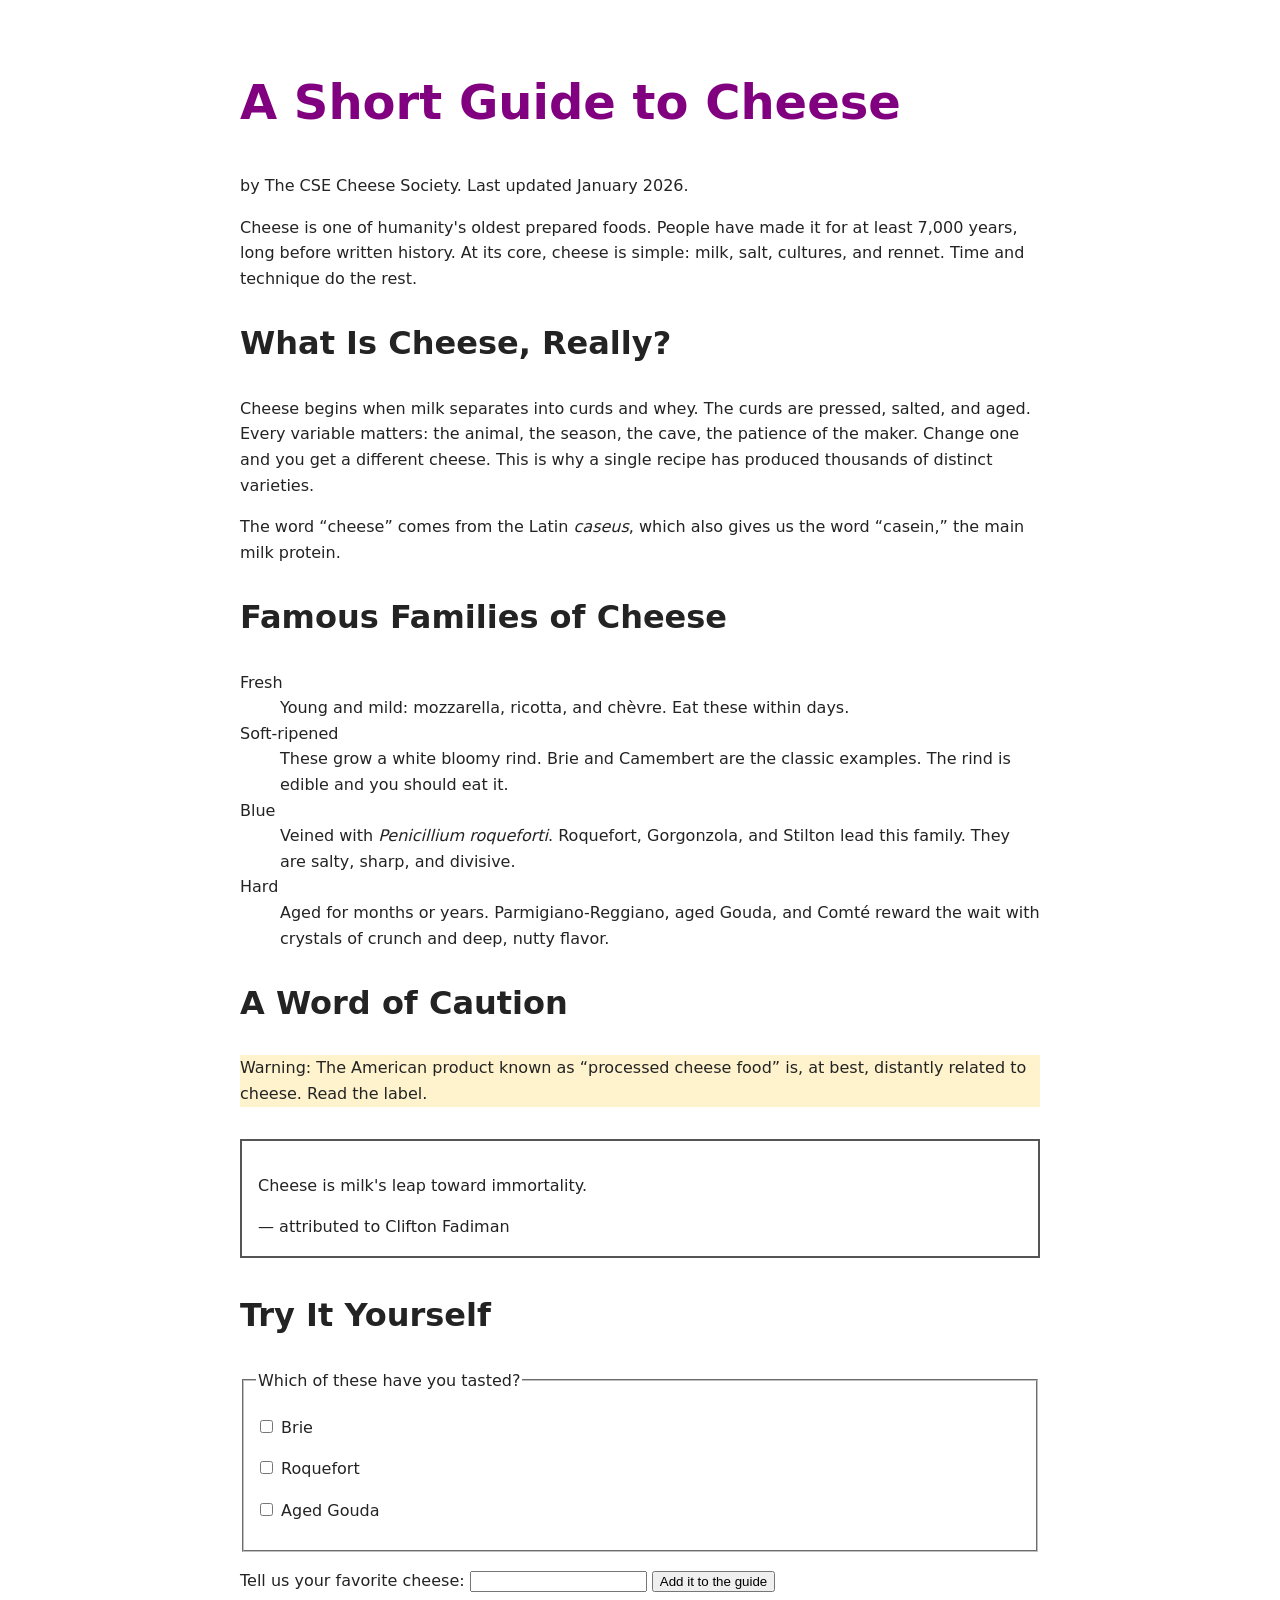
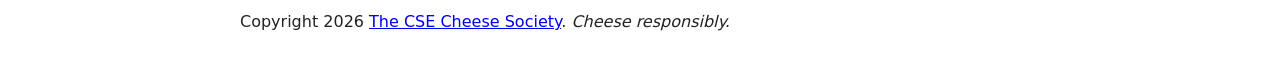
<file: part1/cheese.html>
<!DOCTYPE html>
<html lang="en">
<head>
  <meta charset="UTF-8">
  <meta name="viewport" content="width=device-width, initial-scale=1">
  <link rel="stylesheet" href="cheese.css">
  <title>A Short Guide to Cheese</title>
</head>
<body>
  <header>
    <h1>A Short Guide to Cheese</h1>
    <p>by The CSE Cheese Society. Last updated <time datetime="2026-01">January 2026</time>.</p>
  </header>

  <main>
    <article>
      <p>Cheese is one of humanity's oldest prepared foods. People have made
      it for at least 7,000 years, long before written history. At its core,
      cheese is simple: milk, salt, cultures, and rennet. Time and technique
      do the rest.</p>

      <section>
        <h2>What Is Cheese, Really?</h2>
        <p>Cheese begins when milk separates into curds and whey. The curds
        are pressed, salted, and aged. Every variable matters: the animal,
        the season, the cave, the patience of the maker. Change one and you
        get a different cheese. This is why a single recipe has produced
        thousands of distinct varieties.</p>
        <p>The word <q>cheese</q> comes from the Latin
        <span class="latin" lang="la">caseus</span>, which also gives us the word
        <q>casein,</q> the main milk protein.</p>
      </section>

      <section>
        <h2>Famous Families of Cheese</h2>

        <dl>
          <dt>Fresh</dt>
          <dd>Young and mild: mozzarella, ricotta, and
          <span lang="fr">chèvre</span>. Eat these within days.</dd>

          <dt>Soft-ripened</dt>
          <dd>These grow a white bloomy rind. Brie and Camembert are the
          classic examples. The rind is edible and you should eat it.</dd>

          <dt>Blue</dt>
          <dd>Veined with <span class="latin" lang="la">Penicillium
          roqueforti</span>. Roquefort, Gorgonzola, and Stilton lead this
          family. They are salty, sharp, and divisive.</dd>

          <dt>Hard</dt>
          <dd>Aged for months or years. Parmigiano-Reggiano, aged Gouda,
          and <span lang="fr">Comté</span> reward the wait with crystals
          of crunch and deep, nutty flavor.</dd>
        </dl>
      </section>

      <section>
        <h2>A Word of Caution</h2>
        <p id="warning">Warning: The American product known as
        <q>processed cheese food</q> is, at best, distantly related to
        cheese. Read the label.</p>

        <blockquote>
          <p>Cheese is milk's leap toward immortality.</p>
          <footer>— attributed to Clifton Fadiman</footer>
        </blockquote>
      </section>

      <section>
        <h2>Try It Yourself</h2>
        <form>
          <fieldset>
            <legend>Which of these have you tasted?</legend>
            <p><input type="checkbox" id="c-brie" name="tasted" value="brie">
               <label for="c-brie">Brie</label></p>
            <p><input type="checkbox" id="c-roquefort" name="tasted" value="roquefort">
               <label for="c-roquefort">Roquefort</label></p>
            <p><input type="checkbox" id="c-gouda" name="tasted" value="gouda">
               <label for="c-gouda">Aged Gouda</label></p>
          </fieldset>
          <p>
            <label for="fav">Tell us your favorite cheese:</label>
            <input type="text" id="fav" name="favorite">
            <button type="submit">Add it to the guide</button>
          </p>
        </form>
      </section>
    </article>
  </main>
  <footer>
    <p>Copyright 2026 <a href="https://example.com/cheese-society">The CSE
    Cheese Society</a>. <em>Cheese responsibly.</em></p>
  </footer>
</body>
</html>
</file>
<file: styles.css>
/* Mojo Batey, https://github.com/MojoBty/cse134b-hw4 */

:root {
    --text-color: #1d1d1f;
    --muted-text: #515154;
    --page-background: #f5f5f7;
    --accent-color: #0066cc;
    --content-width: 64rem;
    --surface-color: #ffffff;
    --border-color: #d2d2d7;
    --card-radius: 1.5rem;
    --layout-gap: 2rem;
    color-scheme: light;
    --control-border: #76767b;
    --error-color: #b42318;
    --success-color: #19713a;
    --warning-color: #8a4b08;
}

:root[data-theme="dark"] {
    color-scheme: dark;
    --text-color: #f5f5f7;
    --muted-text: #c7c7cc;
    --page-background: #161618;
    --surface-color: #232326;
    --accent-color: #8bc4ff;
    --border-color: #55555b;
    --control-border: #93939a;
    --error-color: #ff9b91;
    --success-color: #8dd9a3;
    --warning-color: #ffc078;
}

button,
form input:not([type="hidden"]),
form textarea,
form select {
    color: var(--text-color);
    background-color: var(--surface-color);
    border: 1px solid var(--control-border);
    border-radius: 0.4rem;
}

body {
    margin: 0;
    font-family: -apple-system, BlinkMacSystemFont, "Segoe UI",
        Roboto, Helvetica, Arial, sans-serif;
    font-size: 1rem;
    line-height: 1.6;
    color: var(--text-color);
    background-color: var(--page-background);
    overflow-wrap: break-word;
}

/* Child combinator: Targets the site header directly inside body */
body > header {
    background-color: var(--surface-color);
    border-bottom: 1px solid var(--border-color);
    padding: 1rem 1.5rem;
}

/* Descendant combinator: Targets the list inside the header's navigation */
header nav ul {
    display: flex;
    justify-content: flex-end;
    flex-wrap: wrap;
    gap: 1.5rem;
    margin: 0;
    padding: 0;
    list-style: none;
    align-items: center;
}

@media (max-width: 40rem) {
    body > header {
        padding: 0.75rem 1rem;
    }

    header nav ul {
        justify-content: center;
        gap: 0.25rem 1.25rem;
    }
}

header nav a {
    color: var(--muted-text);
    font-size: 0.875rem;
    text-decoration: none;
}
  
header nav a:hover {
    color: var(--accent-color);
}

header nav a:focus {
    outline: 2px solid var(--accent-color);
    outline-offset: 4px;
    border-radius: 0.2rem;
}

/* Attribute selector: Targets the current page's navigation link */
header nav a[aria-current="page"] {
    color: var(--text-color);
    font-weight: 600;
}

main {
    margin-inline: auto;
    padding: 3rem 1.5rem;
    max-width: var(--content-width);
}

h1, h2, h3 {
  line-height: 1.2;
  letter-spacing: -0.025em;
  margin-top: 0;
}

h1 {
  font-size: 3rem;
  margin-bottom: 1.5rem;
}

h2 {
  font-size: 2rem;
  margin-bottom: 1rem;
}

h3 {
  font-size: 1.25rem;
  margin-bottom: 0.75rem;
}

main > section {
    margin-top: 3rem;
}
  
p {
    margin-top: 0;
    margin-bottom: 1rem;
}

a {
    color: var(--accent-color);
    text-underline-offset: 0.2em;
}
  
a:hover {
    text-decoration: underline;
}
  
a:focus,
button:focus,
input:focus,
textarea:focus,
select:focus {
    outline: 2px solid var(--accent-color);
    outline-offset: 4px;
}

button {
    font: inherit;
    padding: 0.6em 1em;
}

body > footer {
    border-top: 1px solid var(--border-color);
    padding: 2rem 1.5rem;
    text-align: center;
    font-size: 0.875rem;
    color: var(--muted-text);
}
  
body > footer p {
    margin-bottom: 0.5rem;
}

project-note {
    display: block;
    border: 1px solid;
    padding: 1rem;
}

img,
video,
canvas,
svg,
iframe,
audio {
  max-width: 100%;
}

img,
video,
canvas,
svg {
  height: auto;
}


.card {
    background-color: var(--surface-color);
    border: 1px solid var(--border-color);
    border-radius: var(--card-radius);
    padding: 1.5rem;
}

.two-column {
    display: grid;
    grid-template-columns: repeat(2, minmax(0, 1fr));
    align-items: start;
    gap: var(--layout-gap);
}
  
@media (max-width: 40rem) {
    .two-column {
        grid-template-columns: 1fr;
    }
}

.experience-bubble {
    background-color: var(--surface-color);
    border: 1px solid var(--border-color);
    border-radius: 1.5rem 1.5rem 1.5rem 0.3rem;
    padding: 1.5rem;
}

main > .home-intro {
    display: grid;
    grid-template-columns: minmax(0, 1fr) minmax(0, 1.5fr);
    column-gap: 3rem;
    row-gap: 1rem;
    align-items: center;
    margin-top: 0;
    padding-block: 2rem;
}
  
.profile-photo {
    grid-column: 1;
    grid-row: 1 / 3;
    display: block;
    width: 100%;
    height: auto;
    border-radius: var(--card-radius);
}
  
.home-intro h1 {
    grid-column: 2;
    align-self: end;
    margin: 0;
    font-size: clamp(2.5rem, 5vw, 4rem);
}
  
.home-intro p {
    grid-column: 2;
    align-self: start;
    max-width: 42ch;
    margin: 0;
    font-size: 1.125rem;
    color: var(--muted-text);
}
  
@media (max-width: 40rem) {
    main > .home-intro {
        grid-template-columns: 1fr;
        gap: 1.5rem;
    }

  
    .profile-photo {
        grid-column: auto;
        grid-row: auto;
        max-width: 18rem;
        margin-inline: auto;
    }
    
    .home-intro h1,
    .home-intro p {
        grid-column: auto;
    }
}

main > article.card {
    margin-top: 2rem;
}

.experience-page {
    display: grid;
    gap: var(--layout-gap);
}

.experience-page > h1,
.experience-page > p {
    margin-bottom: 0;
}

.experience-page > .experience-bubble {
    position: relative;
    min-width: 0;
    margin-top: 0;
    margin-left: 2rem;
    border-radius: var(--card-radius);
}

.experience-page > .experience-bubble::before {
    content: "";
    position: absolute;
    top: 0;
    bottom: calc(-1 * var(--layout-gap));
    left: -2rem;
    border-left: 3px solid var(--accent-color);
}

.experience-page > .experience-bubble:first-of-type::before {
    top: 2.25rem;
}

.experience-page > .experience-bubble:last-of-type::before {
    bottom: 0;
}

.experience-page > .experience-bubble::after {
    content: "";
    position: absolute;
    top: 1.75rem;
    left: calc(-2rem - 0.5rem + 1.5px);
    width: 1rem;
    height: 1rem;
    border-radius: 50%;
    background-color: var(--accent-color);
}

form label {
    display: block;
    margin-bottom: 0.25rem;
}

form input:not([type="hidden"]),
form textarea {
    display: block;
    width: 100%;
    box-sizing: border-box;
    margin-bottom: 1rem;
    font: inherit;
    padding: 0.5em;
}

form fieldset {
    background-color: var(--surface-color);
    border: 1px solid var(--border-color);
    border-radius: var(--card-radius);
    padding: 1.5rem;
    margin: 0 0 1rem;
}

#form-errors:not(:has(p:not([hidden]))) > h3 {
    display: none;
}

.contact-form :user-invalid {
    border-color: var(--error-color);
}

.contact-form :user-valid {
    border-color: var(--success-color);
}

#form-errors p {
    color: var(--error-color);
}

#comments-count.count-warning {
    color: var(--warning-color);
    font-weight: 600;
}
</file>
<file: part1/cheese.css>
/* Mojo Batey, https://github.com/MojoBty/cse134b-hw3 */

body {
    font-family: system-ui, sans-serif;
    color: #232323;
    line-height: 1.6;
    max-width: 50rem;
    margin: 0 auto;
    padding: 2rem;
}

h1 {
    font-size: 3rem;
  }
  
h2 {
    font-size: 2rem;
}

.latin {
    font-style: italic;
}

blockquote {
    border: 2px solid #555;
    margin: 2rem 0;
    padding: 1rem;
}
  
#warning {
    background-color: #fff3cd;
}

a:hover {
    color: #5511c2;
    text-decoration: underline;
}

a:focus,
input:focus,
button:focus {
    outline: 3px solid #2055c8;
    outline-offset: 3px;
}

h1 {
    color: darkblue;
}
  
/* Even though there is a previous rule for the h1 in the same scope, the later
rule wins because of source order, where the later rule overrides the earlier one. */
h1 {
    color: purple;
}
</file>
